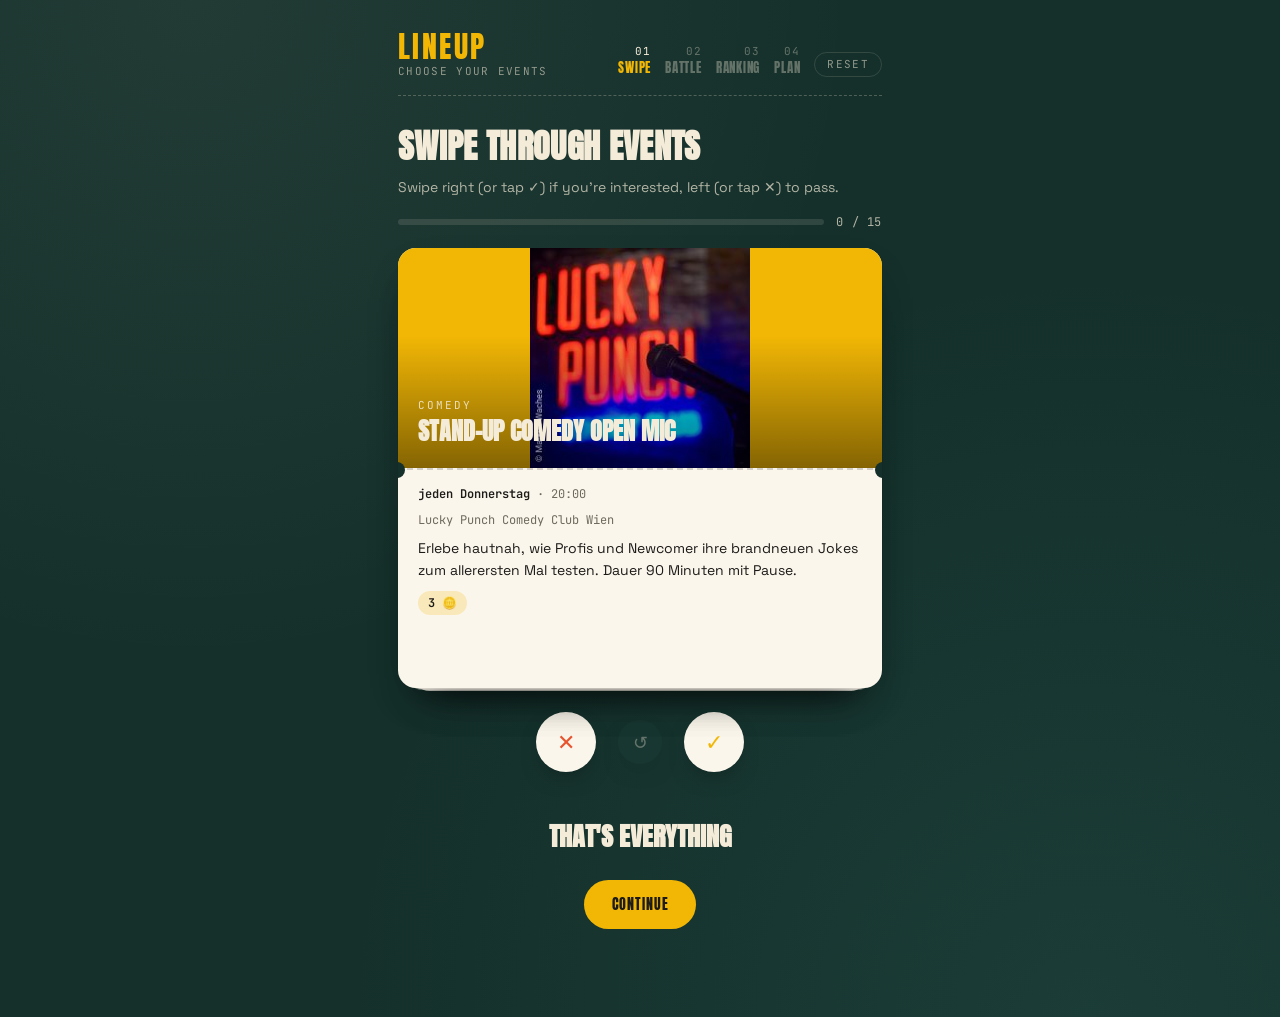
<file: index.html>
<!DOCTYPE html>
<html lang="en">
<head>
  <meta charset="UTF-8" />
  <meta name="viewport" content="width=device-width, initial-scale=1.0" />
  <title>Lineup — Find Your Next Night Out</title>
  <link rel="preconnect" href="https://fonts.googleapis.com" />
  <link rel="preconnect" href="https://fonts.gstatic.com" crossorigin />
  <link
    href="https://fonts.googleapis.com/css2?family=Anton&family=Space+Grotesk:wght@400;500;600;700&family=JetBrains+Mono:wght@400;600&display=swap"
    rel="stylesheet"
  />
  <link rel="stylesheet" href="style.css" />
</head>
<body>
  <div class="app">

    <!-- HEADER / STEPPER -->
    <header class="app-header">
      <div class="brand">
        <span class="brand-mark">LINEUP</span>
        <span class="brand-tag">Choose your Events</span>
      </div>
      <div class="header-right">
        <nav class="stepper" id="stepper" aria-label="Progress">
          <div class="step" data-phase="swipe">
            <span class="step-num">01</span>
            <span class="step-label">Swipe</span>
          </div>
          <div class="step" data-phase="battle">
            <span class="step-num">02</span>
            <span class="step-label">Battle</span>
          </div>
          <div class="step" data-phase="ranking">
            <span class="step-num">03</span>
            <span class="step-label">Ranking</span>
          </div>
          <div class="step" data-phase="plan">
            <span class="step-num">04</span>
            <span class="step-label">Plan</span>
          </div>
        </nav>
        <button class="reset-btn" id="btn-reset-all" title="Clear all progress and start over">Reset</button>
      </div>
    </header>

    <main id="view-root">

      <!-- VIEW 1: SWIPE -->
      <section class="view" id="view-swipe">
        <div class="view-intro">
          <h1>Swipe through events</h1>
          <p>Swipe right (or tap ✓) if you're interested, left (or tap ✕) to pass.</p>
        </div>

        <div class="progress-row">
          <div class="progress-track">
            <div class="progress-fill" id="swipe-progress-fill"></div>
          </div>
          <span class="progress-label" id="swipe-progress-label">0 / 0</span>
        </div>

        <div class="card-stack" id="card-stack">
          <!-- cards injected by js/swipe.js -->
        </div>

        <div class="swipe-controls">
          <button class="control-btn control-no" id="btn-pass" aria-label="Not interested">
            <span aria-hidden="true">✕</span>
          </button>
          <button class="control-btn control-undo" id="btn-undo" aria-label="Undo last swipe">
            <span aria-hidden="true">↺</span>
          </button>
          <button class="control-btn control-yes" id="btn-interested" aria-label="Interested">
            <span aria-hidden="true">✓</span>
          </button>
        </div>

        <div class="empty-state" id="swipe-empty" hidden>
          <h2>That's everything</h2>
          <p id="swipe-empty-text"></p>
          <button class="btn-primary" id="btn-to-battle">Continue</button>
        </div>
      </section>

      <!-- VIEW 2: BATTLE -->
      <section class="view" id="view-battle">
        <div class="view-intro">
          <h1>Which would you rather go to?</h1>
          <p>Tap the event you'd pick. We'll use your choices to build your personal lineup.</p>
        </div>

        <div class="progress-row">
          <div class="progress-track">
            <div class="progress-fill" id="battle-progress-fill"></div>
          </div>
          <span class="progress-label" id="battle-progress-label">0 / 0</span>
        </div>

        <div class="battle-arena" id="battle-arena">
          <!-- two cards + VS divider injected by js/battle.js -->
        </div>

        <div class="battle-footer">
          <button class="btn-secondary" id="btn-finish-battle">See my lineup</button>
        </div>

        <div class="empty-state" id="battle-empty" hidden>
          <h2></h2>
          <p></p>
          <button class="btn-primary" id="btn-battle-to-ranking">See my lineup</button>
        </div>
      </section>

      <!-- VIEW 3: RANKING -->
      <section class="view" id="view-ranking">
        <div class="view-intro">
          <h1>Your lineup</h1>
          <p>Ranked from your swipes and head-to-head picks, top choice first. Tick the ones you want — you've got a budget to work with.</p>
        </div>

        <div class="budget-bar" id="budget-bar">
          <div class="budget-track">
            <div class="budget-fill" id="budget-fill"></div>
          </div>
          <span class="budget-label" id="budget-label">0 / 25 🪙</span>
        </div>

        <ol class="ranking-list" id="ranking-list">
          <!-- ranked items injected by js/ranking.js -->
        </ol>

        <div class="empty-state" id="ranking-empty" hidden>
          <h2>No events made the cut</h2>
          <p>You didn't mark anything as interested. Start over and give a few events a chance.</p>
        </div>

        <div class="ranking-footer">
          <button class="btn-primary" id="btn-to-plan">Plan my night</button>
          <button class="btn-secondary" id="btn-more-battles">Refine with more battles</button>
          <button class="btn-ghost" id="btn-restart">Start over</button>
        </div>
      </section>

      <!-- VIEW 4: PLAN -->
      <section class="view" id="view-plan">
        <div class="view-intro">
          <h1>Your plan</h1>
          <p>Here's what's picked, ready to share or add to a calendar.</p>
        </div>

        <ol class="plan-list" id="plan-list">
          <!-- selected events injected by js/plan.js -->
        </ol>

        <div class="plan-share">
          <h2>Share it</h2>
          <textarea class="plan-textarea" id="plan-text" readonly rows="6"></textarea>
          <div class="plan-actions">
            <button class="btn-primary" id="btn-copy-text">Copy text</button>
            <a class="btn-secondary" id="btn-whatsapp" target="_blank" rel="noopener">Share on WhatsApp</a>
          </div>
        </div>

        <div class="plan-calendar">
          <h2>Add to calendar</h2>
          <p>Downloads a single .ics file with every picked event — open it on iPhone/iPad to add them all to Calendar.</p>
          <button class="btn-secondary" id="btn-download-ics">Download calendar file</button>
        </div>

        <div class="empty-state" id="plan-empty" hidden>
          <h2>Nothing picked yet</h2>
          <p>Go back to your lineup and tick a few events to build your plan.</p>
        </div>

        <div class="plan-footer">
          <button class="btn-ghost" id="btn-plan-back">Back to lineup</button>
        </div>
      </section>

    </main>
  </div>

  <script src="js/data.js"></script>
  <script src="js/state.js"></script>
  <script src="js/cards.js"></script>
  <script src="js/swipe.js"></script>
  <script src="js/battle.js"></script>
  <script src="js/ranking.js"></script>
  <script src="js/ics.js"></script>
  <script src="js/plan.js"></script>
  <script src="js/app.js"></script>
</body>
</html>
</file>
<file: style.css>
/* ==========================================================================
   LINEUP — Design tokens
   A "festival bill" aesthetic: ticket-stub cards with a torn perforation,
   poster-style color blocking, and a ranking list that reads like a
   lineup poster (headliner big at top, support acts smaller below).
   ========================================================================== */

:root {
  /* Core palette */
  --color-bg: #15302b;          /* deep pine — app background */
  --color-bg-soft: #1f3f38;     /* lighter pine — panels, secondary buttons */
  --color-surface: #fbf6ec;     /* ticket paper — card stubs */
  --color-ink: #1c1b18;         /* primary text on paper */
  --color-ink-soft: #6e6a5c;    /* secondary text on paper */
  --color-paper-edge: #e7dfca;  /* hairlines on paper */

  --color-yes: #f2b705;         /* "interested" / right swipe / marquee gold */
  --color-no: #e8542e;          /* "pass" / left swipe / poster coral */
  --color-accent: #4fa9a0;      /* teal — ranking accents, focus rings */
  --color-cream-on-dark: #f4ecd8;

  /* Category colors (poster panel when no image is supplied) */
  --cat-music: #e8542e;
  --cat-comedy: #f2b705;
  --cat-art: #8b7ae0;
  --cat-sports: #4fa9a0;
  --cat-theatre: #d8607a;
  --cat-other: #7a7660;

  /* Type */
  --font-display: 'Anton', sans-serif;
  --font-body: 'Space Grotesk', sans-serif;
  --font-mono: 'JetBrains Mono', monospace;

  /* Layout */
  --container-w: 520px;
  --radius-card: 18px;
  --shadow-card: 0 18px 40px -18px rgba(0, 0, 0, 0.45);
}

/* ==========================================================================
   Reset & base
   ========================================================================== */

* {
  box-sizing: border-box;
}

html, body {
  margin: 0;
  padding: 0;
}

body {
  background: var(--color-bg);
  background-image:
    radial-gradient(circle at 15% 0%, rgba(244, 236, 216, 0.06), transparent 45%),
    radial-gradient(circle at 85% 100%, rgba(79, 169, 160, 0.10), transparent 50%);
  color: var(--color-cream-on-dark);
  font-family: var(--font-body);
  min-height: 100vh;
  -webkit-font-smoothing: antialiased;
}

button {
  font-family: inherit;
  cursor: pointer;
}

button:focus-visible,
[tabindex]:focus-visible,
.battle-card:focus-visible {
  outline: 3px solid var(--color-accent);
  outline-offset: 2px;
}

@media (prefers-reduced-motion: reduce) {
  * {
    animation-duration: 0.01ms !important;
    transition-duration: 0.01ms !important;
  }
}

/* ==========================================================================
   App shell & header
   ========================================================================== */

.app {
  max-width: var(--container-w);
  margin: 0 auto;
  padding: 20px 18px 48px;
  min-height: 100vh;
  display: flex;
  flex-direction: column;
}

.app-header {
  display: flex;
  align-items: flex-end;
  justify-content: space-between;
  gap: 16px;
  padding-bottom: 18px;
  border-bottom: 1px dashed rgba(244, 236, 216, 0.25);
  margin-bottom: 24px;
}

.brand {
  display: flex;
  flex-direction: column;
  line-height: 1;
}

.brand-mark {
  font-family: var(--font-display);
  font-size: 30px;
  letter-spacing: 0.08em;
  color: var(--color-yes);
}

.brand-tag {
  font-family: var(--font-mono);
  font-size: 11px;
  letter-spacing: 0.12em;
  text-transform: uppercase;
  color: var(--color-cream-on-dark);
  opacity: 0.55;
  margin-top: 4px;
}

.stepper {
  display: flex;
  gap: 14px;
}

.header-right {
  display: flex;
  align-items: flex-end;
  gap: 14px;
}

.reset-btn {
  font-family: var(--font-mono);
  font-size: 11px;
  letter-spacing: 0.12em;
  text-transform: uppercase;
  background: none;
  border: 1px solid rgba(244, 236, 216, 0.25);
  color: var(--color-cream-on-dark);
  opacity: 0.55;
  border-radius: 100px;
  padding: 6px 12px;
  line-height: 1;
  transition: opacity 0.15s ease, border-color 0.15s ease;
}

.reset-btn:hover,
.reset-btn:focus-visible {
  opacity: 1;
  border-color: var(--color-no);
  color: var(--color-no);
}

.step {
  display: flex;
  flex-direction: column;
  align-items: flex-end;
  opacity: 0.35;
  transition: opacity 0.2s ease;
}

.step.is-active {
  opacity: 1;
}

.step.is-done {
  opacity: 0.7;
}

.step-num {
  font-family: var(--font-mono);
  font-size: 11px;
  letter-spacing: 0.1em;
}

.step-label {
  font-family: var(--font-display);
  font-size: 13px;
  letter-spacing: 0.06em;
  text-transform: uppercase;
}

.step.is-active .step-label {
  color: var(--color-yes);
}

/* ==========================================================================
   Views
   ========================================================================== */

.view {
  display: none;
  flex: 1;
  flex-direction: column;
}

.view.is-active {
  display: flex;
}

.view-intro {
  margin-bottom: 16px;
}

.view-intro h1 {
  font-family: var(--font-display);
  font-size: clamp(26px, 6vw, 34px);
  letter-spacing: 0.01em;
  margin: 0 0 6px;
  text-transform: uppercase;
}

.view-intro p {
  margin: 0;
  font-size: 14px;
  line-height: 1.5;
  color: var(--color-cream-on-dark);
  opacity: 0.7;
}

/* ==========================================================================
   Progress bar (shared between swipe & battle)
   ========================================================================== */

.progress-row {
  display: flex;
  align-items: center;
  gap: 12px;
  margin-bottom: 18px;
}

.progress-track {
  flex: 1;
  height: 6px;
  border-radius: 4px;
  background: rgba(244, 236, 216, 0.12);
  overflow: hidden;
}

.progress-fill {
  height: 100%;
  width: 0%;
  background: var(--color-yes);
  border-radius: 4px;
  transition: width 0.35s ease;
}

.progress-label {
  font-family: var(--font-mono);
  font-size: 12px;
  letter-spacing: 0.05em;
  opacity: 0.7;
  white-space: nowrap;
}

/* ==========================================================================
   Ticket card (used in swipe stack & battle arena)
   ========================================================================== */

.ticket-card {
  background: var(--color-surface);
  color: var(--color-ink);
  border-radius: var(--radius-card);
  box-shadow: var(--shadow-card);
  overflow: hidden;
  display: flex;
  flex-direction: column;
  width: 100%;
}

.ticket-poster {
  position: relative;
  padding: 22px 20px;
  min-height: 150px;
  display: flex;
  flex-direction: column;
  justify-content: flex-end;
  color: var(--color-cream-on-dark);
  background-size: cover;
  background-position: center;
  touch-action: none;
}

.ticket-poster::after {
  content: "";
  position: absolute;
  inset: 0;
  background: linear-gradient(180deg, rgba(0,0,0,0) 40%, rgba(0,0,0,0.45) 100%);
  pointer-events: none;
}

.ticket-poster[data-category="Music"]   { background-color: var(--cat-music); }
.ticket-poster[data-category="Comedy"]  { background-color: var(--cat-comedy); }
.ticket-poster[data-category="Art"]     { background-color: var(--cat-art); }
.ticket-poster[data-category="Sports"]  { background-color: var(--cat-sports); }
.ticket-poster[data-category="Theatre"] { background-color: var(--cat-theatre); }
.ticket-poster[data-category="Other"]   { background-color: var(--cat-other); }

.ticket-category {
  position: relative;
  z-index: 1;
  font-family: var(--font-mono);
  font-size: 11px;
  letter-spacing: 0.18em;
  text-transform: uppercase;
  opacity: 0.85;
  margin-bottom: 6px;
}

.ticket-title {
  position: relative;
  z-index: 1;
  font-family: var(--font-display);
  font-size: 24px;
  line-height: 1.15;
  text-transform: uppercase;
  margin: 0;
}

/* Perforation between poster and stub */
.ticket-perf {
  position: relative;
  height: 0;
  border-top: 2px dashed rgba(28, 27, 24, 0.18);
  margin: 0 -1px;
}

.ticket-perf::before,
.ticket-perf::after {
  content: "";
  position: absolute;
  top: -8px;
  width: 16px;
  height: 16px;
  border-radius: 50%;
  background: var(--color-bg);
}

.ticket-perf::before { left: -8px; }
.ticket-perf::after  { right: -8px; }

.ticket-stub {
  padding: 16px 20px 20px;
  display: flex;
  flex-direction: column;
  gap: 10px;
  overflow-y: auto;
  min-height: 0;
  touch-action: pan-y;
  -webkit-overflow-scrolling: touch;
}

.ticket-meta {
  display: flex;
  flex-wrap: wrap;
  gap: 6px 14px;
  font-family: var(--font-mono);
  font-size: 12px;
  color: var(--color-ink-soft);
}

.ticket-meta span strong {
  color: var(--color-ink);
  font-weight: 600;
}

.location-extra {
  font-size: 11px;
  opacity: 0.7;
  border: 1px solid var(--color-paper-edge);
  border-radius: 100px;
  padding: 2px 8px;
  white-space: nowrap;
  cursor: help;
}

.ticket-description {
  font-size: 14px;
  line-height: 1.55;
  margin: 0;
}

/* Description folding -- only active inside the battle arena */
.ticket-description-toggle {
  display: none;
}

.battle-card .ticket-description-wrap {
  position: relative;
  max-height: 1.6em;
  overflow: hidden;
  transition: max-height 0.25s ease;
}

.battle-card .ticket-description-wrap::after {
  content: "";
  position: absolute;
  left: 0;
  right: 0;
  bottom: 0;
  height: 28px;
  background: linear-gradient(180deg, rgba(251, 246, 236, 0) 0%, var(--color-surface) 80%);
  pointer-events: none;
  transition: opacity 0.2s ease;
}

.battle-card .ticket-description-wrap.is-expanded {
  max-height: 1000px;
}

.battle-card .ticket-description-wrap.is-expanded::after,
.battle-card .ticket-description-wrap.no-fold::after {
  opacity: 0;
}

.battle-card .ticket-description-toggle {
  display: inline-flex;
  align-self: flex-start;
  margin-top: -2px;
  background: none;
  border: none;
  padding: 0;
  font-family: var(--font-mono);
  font-size: 12px;
  font-weight: 600;
  letter-spacing: 0.04em;
  text-decoration: underline;
  text-underline-offset: 2px;
  color: var(--color-accent);
  cursor: pointer;
}

.battle-card .ticket-description-toggle.is-hidden {
  display: none;
}

.ticket-price {
  align-self: flex-start;
  font-family: var(--font-mono);
  font-size: 12px;
  font-weight: 600;
  padding: 4px 10px;
  border: 1px solid var(--color-paper-edge);
  border-radius: 100px;
  color: var(--color-ink);
}

.ticket-tags {
  display: flex;
  gap: 8px;
  flex-wrap: wrap;
}

.ticket-token {
  align-self: flex-start;
  font-family: var(--font-mono);
  font-size: 12px;
  font-weight: 600;
  padding: 4px 10px;
  border-radius: 100px;
  color: var(--color-ink);
  background: rgba(242, 183, 5, 0.22);
}

/* Multi-date pills */
.date-pills-block {
  display: flex;
  flex-direction: column;
  gap: 6px;
}

.date-pills-label {
  font-family: var(--font-mono);
  font-size: 11px;
  letter-spacing: 0.16em;
  text-transform: uppercase;
  color: var(--color-ink-soft);
}

.date-pills-row {
  display: flex;
  gap: 6px;
  overflow-x: auto;
  padding-bottom: 4px;
  margin: 0 -2px;
  /* fade the right edge a touch so the scroll affordance reads intentionally */
  -webkit-mask-image: linear-gradient(90deg, #000 calc(100% - 18px), transparent 100%);
  mask-image: linear-gradient(90deg, #000 calc(100% - 18px), transparent 100%);
}

.date-pill {
  flex: 0 0 auto;
  font-family: var(--font-mono);
  font-size: 12px;
  font-weight: 600;
  padding: 5px 10px;
  border: 1px solid var(--color-paper-edge);
  border-radius: 100px;
  color: var(--color-ink);
  white-space: nowrap;
}

/* ==========================================================================
   VIEW 1 — Swipe
   ========================================================================== */

.card-stack {
  position: relative;
  flex: 1;
  min-height: 380px;
  margin-bottom: 18px;
}

.swipe-card {
  position: absolute;
  inset: 0;
  will-change: transform;
  transition: transform 0.35s cubic-bezier(0.2, 0.8, 0.2, 1), opacity 0.35s ease;
}

.swipe-card.dragging {
  transition: none;
}

.swipe-card .ticket-card {
  height: 100%;
}

.swipe-card .ticket-stub {
  flex: 1;
}

/* Swipe cards show the whole thumbnail, letterboxed on the poster's
   category color; battle cards keep the cropped "cover" look. */
.swipe-card .ticket-poster {
  min-height: 220px;
  background-size: contain;
  background-repeat: no-repeat;
}

.swipe-stamp {
  position: absolute;
  top: 26px;
  z-index: 2;
  font-family: var(--font-display);
  font-size: 28px;
  letter-spacing: 0.12em;
  padding: 6px 16px;
  border: 4px solid currentColor;
  border-radius: 8px;
  text-transform: uppercase;
  opacity: 0;
  transform: rotate(-18deg);
  pointer-events: none;
}

.swipe-stamp.stamp-yes {
  left: 24px;
  color: var(--color-yes);
}

.swipe-stamp.stamp-no {
  right: 24px;
  color: var(--color-no);
  transform: rotate(18deg);
}

.swipe-controls {
  display: flex;
  justify-content: center;
  align-items: center;
  gap: 22px;
  padding: 6px 0 4px;
}

.control-btn {
  border: none;
  border-radius: 50%;
  display: flex;
  align-items: center;
  justify-content: center;
  font-size: 22px;
  background: var(--color-surface);
  color: var(--color-ink);
  box-shadow: 0 10px 24px -12px rgba(0,0,0,0.5);
  transition: transform 0.15s ease;
}

.control-btn:active {
  transform: scale(0.92);
}

.control-no, .control-yes {
  width: 60px;
  height: 60px;
}

.control-undo {
  width: 44px;
  height: 44px;
  font-size: 18px;
  background: var(--color-bg-soft);
  color: var(--color-cream-on-dark);
}

.control-no { color: var(--color-no); }
.control-yes { color: var(--color-yes); }

/* ==========================================================================
   VIEW 2 — Battle
   ========================================================================== */

.battle-arena {
  flex: 1;
  display: flex;
  flex-direction: column;
  gap: 0;
  position: relative;
  margin-bottom: 18px;
}

.battle-card {
  display: block;
  width: 100%;
  border: none;
  padding: 0;
  text-align: left;
  background: none;
  border-radius: var(--radius-card);
  cursor: pointer;
  transition: transform 0.15s ease, box-shadow 0.15s ease;
  position: relative;
}

.battle-card.is-disabled {
  pointer-events: none;
}

.battle-card .ticket-card {
  transition: outline 0.15s ease;
}

.battle-card:hover .ticket-card {
  transform: translateY(-2px);
}

.battle-card:active {
  transform: scale(0.985);
}

.battle-card.is-winner .ticket-card {
  outline: 3px solid var(--color-yes);
}

.battle-card.is-loser {
  opacity: 0.45;
}

.battle-divider {
  display: flex;
  align-items: center;
  justify-content: center;
  gap: 10px;
  padding: 10px 0;
}

.battle-divider .line {
  flex: 1;
  height: 1px;
  background: rgba(244, 236, 216, 0.18);
}

.battle-divider .vs {
  font-family: var(--font-display);
  font-size: 18px;
  letter-spacing: 0.1em;
  color: var(--color-accent);
}

.battle-footer {
  display: flex;
  justify-content: center;
  padding: 4px 0 4px;
}

/* ==========================================================================
   VIEW 3 — Ranking ("lineup poster" bill)
   ========================================================================== */

.ranking-list {
  list-style: none;
  margin: 0 0 20px;
  padding: 0;
  display: flex;
  flex-direction: column;
  gap: 10px;
}

/* Budget bar (token meter) */
.budget-bar {
  display: flex;
  align-items: center;
  gap: 12px;
  margin-bottom: 16px;
}

.budget-track {
  flex: 1;
  height: 8px;
  border-radius: 4px;
  background: rgba(244, 236, 216, 0.12);
  overflow: hidden;
}

.budget-fill {
  height: 100%;
  width: 0%;
  background: var(--color-accent);
  border-radius: 4px;
  transition: width 0.3s ease, background 0.3s ease;
}

.budget-fill.is-full {
  background: var(--color-yes);
}

.budget-label {
  font-family: var(--font-mono);
  font-size: 12px;
  letter-spacing: 0.05em;
  opacity: 0.8;
  white-space: nowrap;
}

.ranking-item {
  display: grid;
  grid-template-columns: auto 1fr auto;
  align-items: center;
  gap: 14px;
  padding: 14px 16px;
  border-radius: 14px;
  background: var(--color-bg-soft);
  border: 1px solid rgba(244, 236, 216, 0.08);
  transition: opacity 0.2s ease;
}

.ranking-item[data-affordable="false"] {
  opacity: 0.4;
}

.ranking-pick {
  display: flex;
  flex-direction: column;
  align-items: center;
  gap: 6px;
  cursor: pointer;
}

.ranking-pick input[type="checkbox"] {
  width: 22px;
  height: 22px;
  accent-color: var(--color-yes);
  cursor: pointer;
}

.ranking-pick input[type="checkbox"]:disabled {
  cursor: not-allowed;
}

.ranking-pick-cost {
  font-family: var(--font-mono);
  font-size: 11px;
  white-space: nowrap;
  opacity: 0.75;
}

.ranking-rank {
  font-family: var(--font-display);
  line-height: 1;
  color: var(--color-yes);
  min-width: 46px;
  text-align: right;
}

.ranking-title {
  font-weight: 600;
  margin: 0 0 4px;
  text-transform: uppercase;
  letter-spacing: 0.01em;
}

.ranking-meta {
  font-family: var(--font-mono);
  font-size: 11px;
  letter-spacing: 0.06em;
  color: var(--color-cream-on-dark);
  opacity: 0.6;
  display: flex;
  flex-wrap: wrap;
  gap: 4px 10px;
}

.ranking-eyebrow {
  font-family: var(--font-mono);
  font-size: 10px;
  letter-spacing: 0.22em;
  text-transform: uppercase;
  opacity: 0.55;
  margin-bottom: 2px;
  display: block;
}

/* Poster-bill hierarchy: headliners are big, support acts shrink down */
.ranking-item[data-tier="headliner"] {
  background: linear-gradient(135deg, rgba(242, 183, 5, 0.16), rgba(242, 183, 5, 0.03));
  border-color: rgba(242, 183, 5, 0.35);
  padding: 20px 18px;
}

.ranking-item[data-tier="headliner"] .ranking-rank {
  font-size: 38px;
}

.ranking-item[data-tier="headliner"] .ranking-title {
  font-family: var(--font-display);
  font-size: 19px;
}

.ranking-item[data-tier="featured"] .ranking-rank {
  font-size: 28px;
}

.ranking-item[data-tier="featured"] .ranking-title {
  font-size: 15px;
}

.ranking-item[data-tier="support"] .ranking-rank {
  font-size: 20px;
  color: var(--color-accent);
}

.ranking-item[data-tier="support"] .ranking-title {
  font-size: 13px;
}

.ranking-item[data-tier="support"] {
  padding: 10px 14px;
}

.ranking-footer {
  display: flex;
  flex-direction: column;
  gap: 10px;
}

/* ==========================================================================
   Buttons
   ========================================================================== */

.btn-primary,
.btn-secondary,
.btn-ghost {
  font-family: var(--font-display);
  letter-spacing: 0.06em;
  text-transform: uppercase;
  font-size: 14px;
  border-radius: 100px;
  border: none;
  padding: 14px 28px;
  transition: transform 0.15s ease, opacity 0.15s ease;
}

.btn-primary {
  background: var(--color-yes);
  color: var(--color-ink);
}

.btn-secondary {
  background: var(--color-bg-soft);
  color: var(--color-cream-on-dark);
  border: 1px solid rgba(244, 236, 216, 0.18);
}

.btn-ghost {
  background: transparent;
  color: var(--color-cream-on-dark);
  opacity: 0.55;
  padding: 10px 28px;
}

.btn-primary:active,
.btn-secondary:active,
.btn-ghost:active {
  transform: scale(0.97);
}

/* ==========================================================================
   Empty states
   ========================================================================== */

.empty-state {
  flex: 1;
  display: flex;
  flex-direction: column;
  align-items: center;
  justify-content: center;
  text-align: center;
  gap: 12px;
  padding: 40px 20px;
}

.empty-state h2 {
  font-family: var(--font-display);
  text-transform: uppercase;
  font-size: 26px;
  margin: 0;
}

.empty-state p {
  margin: 0;
  opacity: 0.7;
  font-size: 14px;
  line-height: 1.5;
  max-width: 320px;
}

/* ==========================================================================
   VIEW 4 — Plan
   ========================================================================== */

.plan-list {
  list-style: none;
  margin: 0 0 24px;
  padding: 0;
  display: flex;
  flex-direction: column;
  gap: 8px;
}

.plan-item {
  display: grid;
  grid-template-columns: auto 1fr auto;
  align-items: center;
  gap: 12px;
  padding: 12px 14px;
  border-radius: 12px;
  background: var(--color-bg-soft);
  border: 1px solid rgba(244, 236, 216, 0.08);
}

.plan-emoji {
  font-size: 20px;
  line-height: 1;
}

.plan-title {
  margin: 0 0 4px;
  font-weight: 600;
  font-size: 14px;
  text-transform: uppercase;
  letter-spacing: 0.01em;
}

.plan-meta {
  font-family: var(--font-mono);
  font-size: 11px;
  letter-spacing: 0.04em;
  color: var(--color-cream-on-dark);
  opacity: 0.6;
  display: flex;
  flex-wrap: wrap;
  gap: 4px 10px;
}

.plan-cost {
  font-family: var(--font-mono);
  font-size: 12px;
  font-weight: 600;
  padding: 4px 10px;
  border-radius: 100px;
  background: rgba(242, 183, 5, 0.22);
  white-space: nowrap;
}

.plan-share,
.plan-calendar {
  margin-bottom: 22px;
}

.plan-share h2,
.plan-calendar h2 {
  font-family: var(--font-display);
  font-size: 16px;
  text-transform: uppercase;
  letter-spacing: 0.06em;
  margin: 0 0 10px;
}

.plan-calendar p {
  margin: 0 0 12px;
  font-size: 13px;
  line-height: 1.5;
  opacity: 0.7;
}

.plan-textarea {
  width: 100%;
  resize: vertical;
  background: var(--color-surface);
  color: var(--color-ink);
  border: none;
  border-radius: 12px;
  padding: 14px;
  font-family: var(--font-mono);
  font-size: 13px;
  line-height: 1.6;
  margin-bottom: 12px;
}

.plan-actions {
  display: flex;
  flex-wrap: wrap;
  gap: 10px;
}

.plan-actions .btn-secondary {
  text-decoration: none;
  display: inline-flex;
  align-items: center;
  justify-content: center;
}

.plan-footer {
  display: flex;
  justify-content: center;
  padding-top: 6px;
}

/* ==========================================================================
   Responsive — wider screens get a side-by-side battle arena
   ========================================================================== */

@media (min-width: 720px) {
  .app {
    padding-top: 32px;
  }

  .battle-arena {
    display: grid;
    grid-template-columns: 1fr auto 1fr;
    align-items: stretch;
    gap: 16px;
  }

  .battle-divider {
    flex-direction: column;
    padding: 0 6px;
  }

  .battle-divider .line {
    width: 1px;
    height: auto;
    flex: 1;
  }

  .card-stack {
    min-height: 440px;
  }
}
</file>
